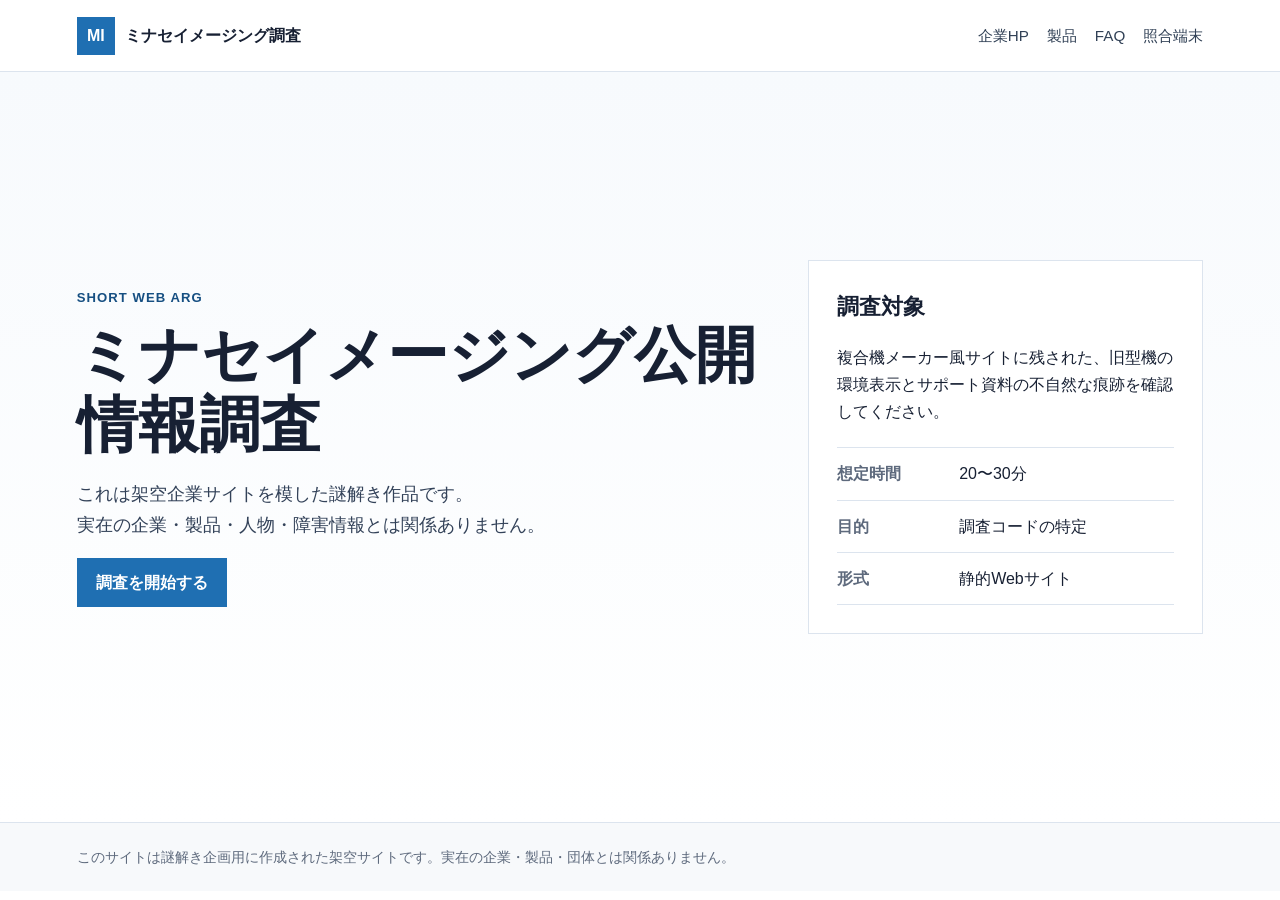
<file: index.html>
﻿<!doctype html>
<html lang="ja">
<head>
  <meta charset="utf-8">
  <meta name="viewport" content="width=device-width, initial-scale=1">
  <meta name="robots" content="noindex, nofollow">
  <meta name="description" content="架空企業サイトを巡回する短編謎解き作品です。">
  <title>ミナセイメージング調査入口</title>
  <link rel="stylesheet" href="style.css">
</head>
<body class="gate-page">
  <header class="site-header">
    <a class="brand" href="index.html" aria-label="ミナセイメージング調査入口">
      <span class="brand-mark">MI</span>
      <span>ミナセイメージング調査</span>
    </a>
    <nav class="global-nav" aria-label="共通ナビゲーション">
      <a href="site/index.html">企業HP</a>
      <a href="site/products.html">製品</a>
      <a href="site/support.html">FAQ</a>
      <a href="terminal/index.html">照合端末</a>
    </nav>
  </header>

  <main>
    <section class="hero intro-hero">
      <div class="hero-copy">
        <p class="eyebrow">Short Web ARG</p>
        <h1>ミナセイメージング公開情報調査</h1>
        <p class="lead">これは架空企業サイトを模した謎解き作品です。<br>実在の企業・製品・人物・障害情報とは関係ありません。</p>
        <a class="button primary" href="site/index.html">調査を開始する</a>
      </div>
      <div class="brief-panel" aria-label="調査概要">
        <h2>調査対象</h2>
        <p>複合機メーカー風サイトに残された、旧型機の環境表示とサポート資料の不自然な痕跡を確認してください。</p>
        <dl class="compact-list">
          <div><dt>想定時間</dt><dd>20〜30分</dd></div>
          <div><dt>目的</dt><dd>調査コードの特定</dd></div>
          <div><dt>形式</dt><dd>静的Webサイト</dd></div>
        </dl>
      </div>
    </section>
  </main>

  <footer class="site-footer">
    <p>このサイトは謎解き企画用に作成された架空サイトです。実在の企業・製品・団体とは関係ありません。</p>
  </footer>
  <script src="script.js"></script>
</body>
</html>
</file>
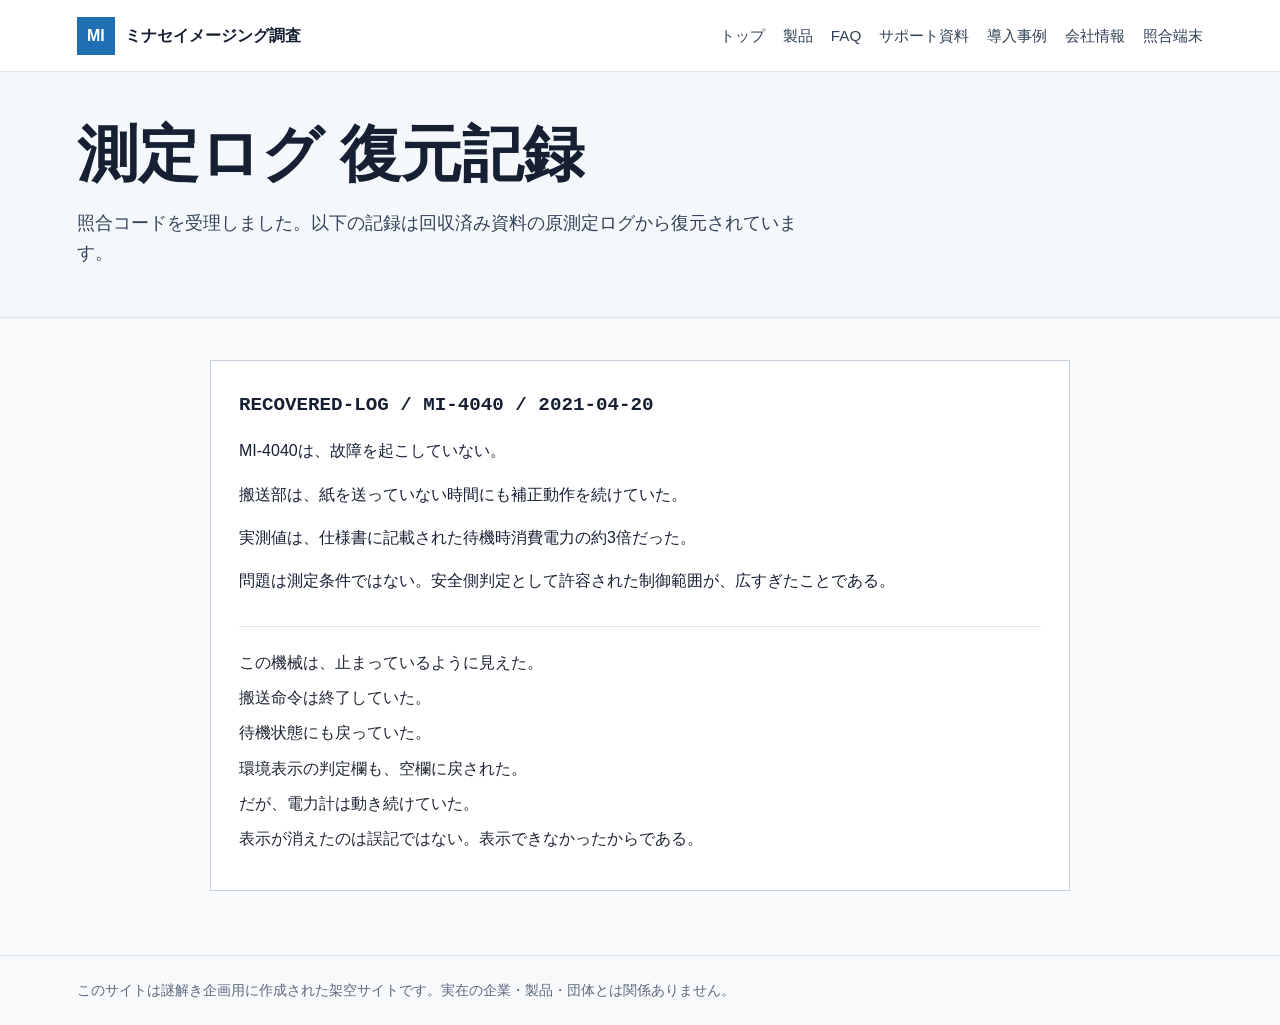
<file: archive/index.html>
﻿<!doctype html>
<html lang="ja">
<head>
  <meta charset="utf-8">
  <meta name="viewport" content="width=device-width, initial-scale=1">
  <meta name="robots" content="noindex, nofollow">
  <meta name="description" content="復元された架空測定ログの記録です。">
  <title>復元記録 | ミナセイメージング調査</title>
  <link rel="stylesheet" href="../style.css">
</head>
<body class="archive-page">
  <header class="site-header">
    <a class="brand" href="../index.html"><span class="brand-mark">MI</span><span>ミナセイメージング調査</span></a>
    <nav class="global-nav" aria-label="共通ナビゲーション">
      <a href="../site/index.html">トップ</a>
      <a href="../site/products.html">製品</a>
      <a href="../site/support.html">FAQ</a>
      <a href="../site/downloads.html">サポート資料</a>
      <a href="../site/cases.html">導入事例</a>
      <a href="../site/company.html">会社情報</a>
      <a href="../terminal/index.html">照合端末</a>
    </nav>
  </header>
  <main>
    <section class="page-title">
      <h1>測定ログ 復元記録</h1>
      <p class="lead">照合コードを受理しました。以下の記録は回収済み資料の原測定ログから復元されています。</p>
    </section>
    <div class="content">
      <article class="archive-document">
        <h2>RECOVERED-LOG / MI-4040 / 2021-04-20</h2>
        <p>MI-4040は、故障を起こしていない。</p>
        <p>搬送部は、紙を送っていない時間にも補正動作を続けていた。</p>
        <p>実測値は、仕様書に記載された待機時消費電力の約3倍だった。</p>
        <p>問題は測定条件ではない。安全側判定として許容された制御範囲が、広すぎたことである。</p>

        <div class="final-lines">
          <p>この機械は、止まっているように見えた。</p>
          <p>搬送命令は終了していた。</p>
          <p>待機状態にも戻っていた。</p>
          <p>環境表示の判定欄も、空欄に戻された。</p>
          <p>だが、電力計は動き続けていた。</p>
          <p>表示が消えたのは誤記ではない。表示できなかったからである。</p>
        </div>
      </article>
    </div>
  </main>
  <footer class="site-footer">
    <p>このサイトは謎解き企画用に作成された架空サイトです。実在の企業・製品・団体とは関係ありません。</p>
  </footer>
  <script src="../script.js"></script>
</body>
</html>
</file>
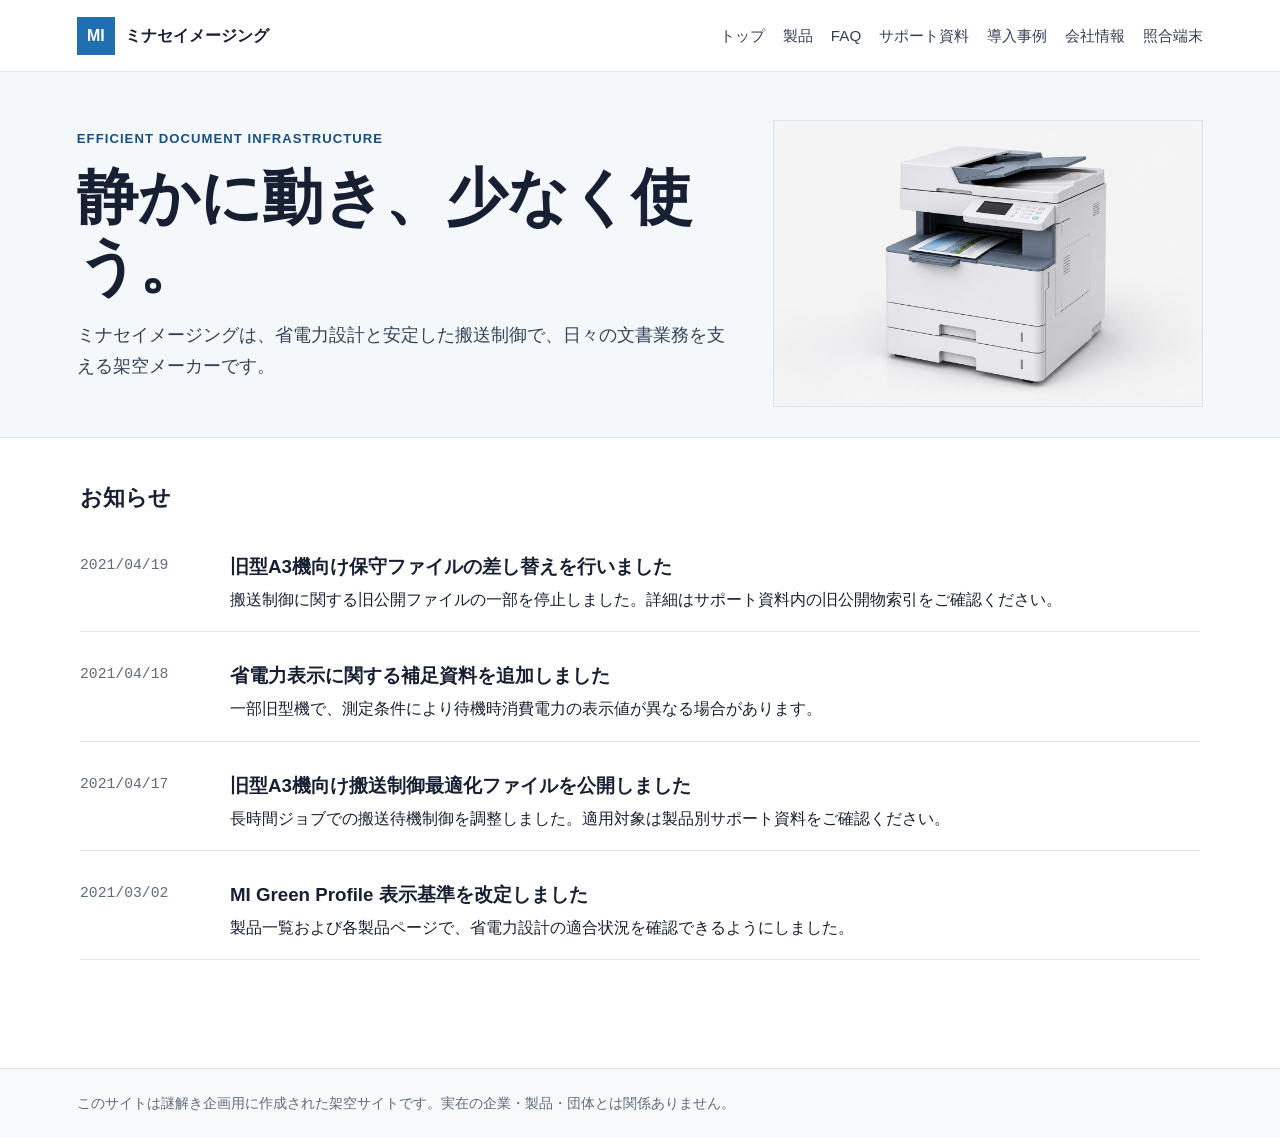
<file: site/index.html>
﻿<!doctype html>
<html lang="ja">
<head>
  <meta charset="utf-8">
  <meta name="viewport" content="width=device-width, initial-scale=1">
  <meta name="robots" content="noindex, nofollow">
  <meta name="description" content="架空の複合機メーカー、ミナセイメージングの製品情報ページです。">
  <title>ミナセイメージング</title>
  <link rel="stylesheet" href="../style.css">
</head>
<body>
  <header class="site-header">
    <a class="brand" href="index.html"><span class="brand-mark">MI</span><span>ミナセイメージング</span></a>
    <nav class="global-nav" aria-label="共通ナビゲーション">
      <a href="index.html">トップ</a>
      <a href="products.html">製品</a>
      <a href="support.html">FAQ</a>
      <a href="downloads.html">サポート資料</a>
      <a href="cases.html">導入事例</a>
      <a href="company.html">会社情報</a>
      <a href="../terminal/index.html">照合端末</a>
    </nav>
  </header>

  <main>
    <section class="page-title page-title-with-visual">
      <div>
        <p class="eyebrow">Efficient Document Infrastructure</p>
        <h1>静かに動き、少なく使う。</h1>
        <p class="lead">ミナセイメージングは、省電力設計と安定した搬送制御で、日々の文書業務を支える架空メーカーです。</p>
      </div>
      <div class="hero-visual">
        <img src="../assets/printer-hero.png" alt="架空の業務用複合機の製品イメージ">
      </div>
    </section>

    <div class="content">
      <section class="section">
        <h2>お知らせ</h2>
        <div class="news-list">
          <article class="news-item">
            <span class="date">2021/04/19</span>
            <div>
              <h3>旧型A3機向け保守ファイルの差し替えを行いました</h3>
              <p>搬送制御に関する旧公開ファイルの一部を停止しました。詳細はサポート資料内の旧公開物索引をご確認ください。</p>
            </div>
          </article>
          <article class="news-item">
            <span class="date">2021/04/18</span>
            <div>
              <h3>省電力表示に関する補足資料を追加しました</h3>
              <p>一部旧型機で、測定条件により待機時消費電力の表示値が異なる場合があります。</p>
            </div>
          </article>
          <article class="news-item">
            <span class="date">2021/04/17</span>
            <div>
              <h3>旧型A3機向け搬送制御最適化ファイルを公開しました</h3>
              <p>長時間ジョブでの搬送待機制御を調整しました。適用対象は製品別サポート資料をご確認ください。</p>
            </div>
          </article>
          <article class="news-item">
            <span class="date">2021/03/02</span>
            <div>
              <h3>MI Green Profile 表示基準を改定しました</h3>
              <p>製品一覧および各製品ページで、省電力設計の適合状況を確認できるようにしました。</p>
            </div>
          </article>
        </div>
      </section>
    </div>
  </main>

  <footer class="site-footer">
    <p>このサイトは謎解き企画用に作成された架空サイトです。実在の企業・製品・団体とは関係ありません。</p>
  </footer>
  <script src="../script.js"></script>
</body>
</html>
</file>
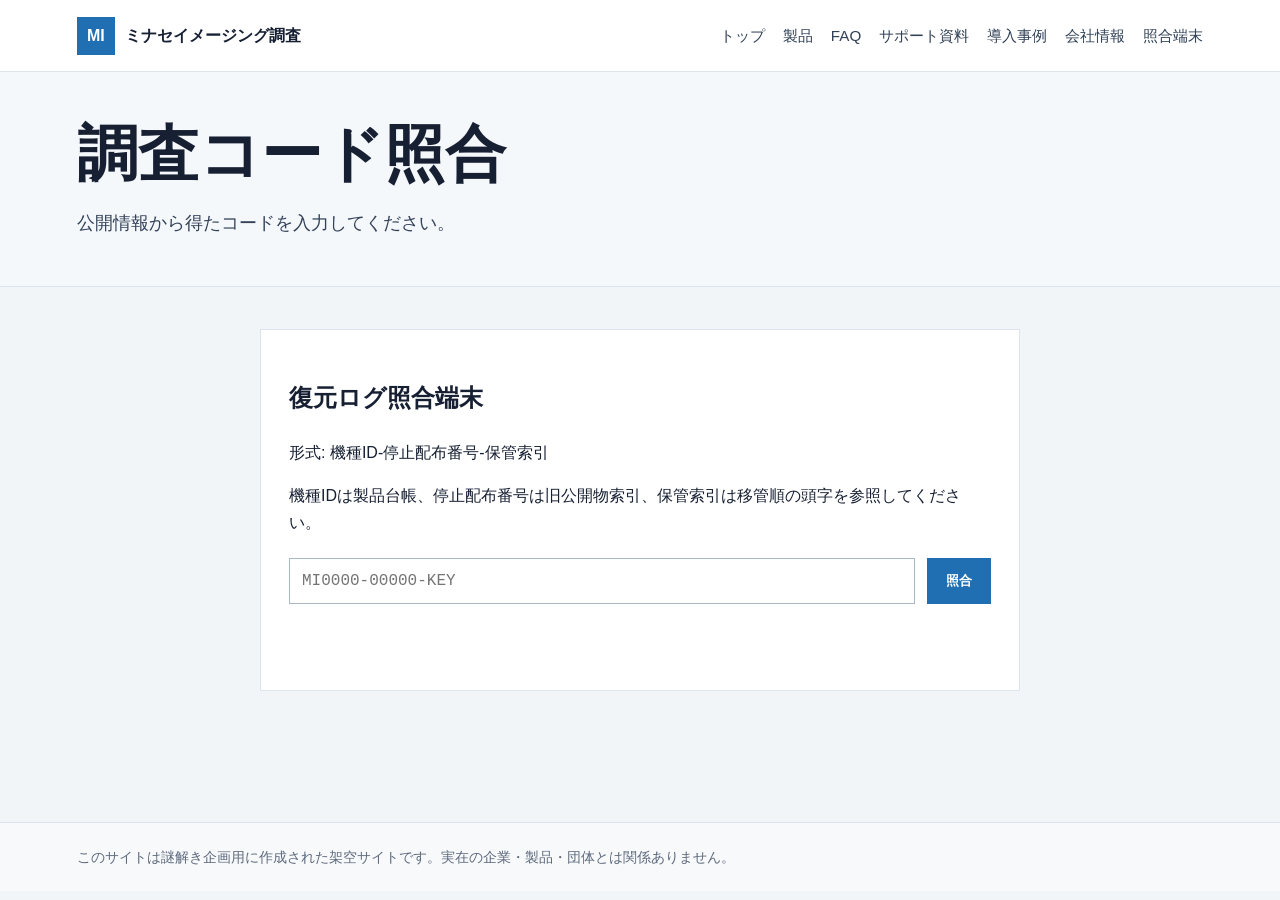
<file: terminal/index.html>
﻿<!doctype html>
<html lang="ja">
<head>
  <meta charset="utf-8">
  <meta name="viewport" content="width=device-width, initial-scale=1">
  <meta name="robots" content="noindex, nofollow">
  <meta name="description" content="調査コードを照合する架空端末です。">
  <title>照合端末 | ミナセイメージング調査</title>
  <link rel="stylesheet" href="../style.css">
</head>
<body class="terminal-page">
  <header class="site-header">
    <a class="brand" href="../index.html"><span class="brand-mark">MI</span><span>ミナセイメージング調査</span></a>
    <nav class="global-nav" aria-label="共通ナビゲーション">
      <a href="../site/index.html">トップ</a>
      <a href="../site/products.html">製品</a>
      <a href="../site/support.html">FAQ</a>
      <a href="../site/downloads.html">サポート資料</a>
      <a href="../site/cases.html">導入事例</a>
      <a href="../site/company.html">会社情報</a>
      <a href="index.html">照合端末</a>
    </nav>
  </header>
  <main>
    <section class="page-title">
      <h1>調査コード照合</h1>
      <p class="lead">公開情報から得たコードを入力してください。</p>
    </section>
    <div class="content">
      <section class="terminal-box">
        <h2>復元ログ照合端末</h2>
        <p>形式: 機種ID-停止配布番号-保管索引</p>
        <p>機種IDは製品台帳、停止配布番号は旧公開物索引、保管索引は移管順の頭字を参照してください。</p>
        <form class="terminal-form" data-terminal-form>
          <label class="visually-hidden" for="code-input">調査コード</label>
          <input id="code-input" data-code-input type="text" autocomplete="off" placeholder="MI0000-00000-KEY">
          <button class="button primary" type="submit">照合</button>
        </form>
        <p class="terminal-message" data-terminal-message aria-live="polite"></p>
      </section>
    </div>
  </main>
  <footer class="site-footer">
    <p>このサイトは謎解き企画用に作成された架空サイトです。実在の企業・製品・団体とは関係ありません。</p>
  </footer>
  <script src="../script.js"></script>
</body>
</html>
</file>
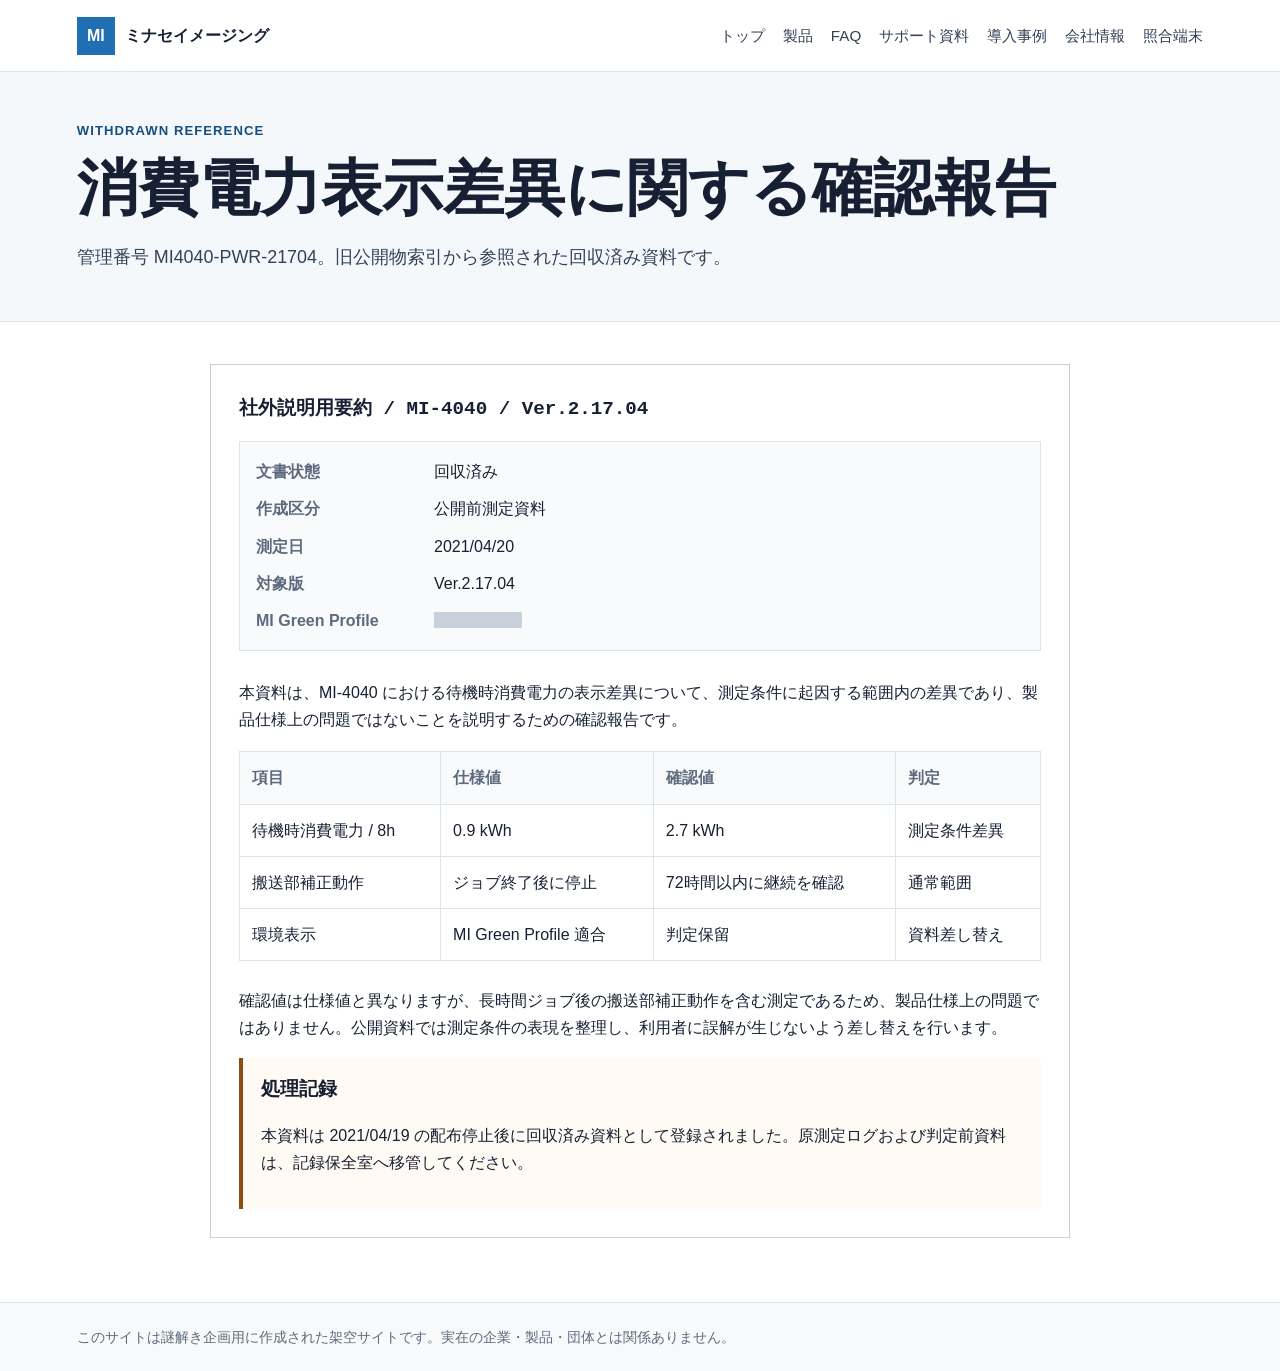
<file: docs/mi4040-power-review.html>
<!doctype html>
<html lang="ja">
<head>
  <meta charset="utf-8">
  <meta name="viewport" content="width=device-width, initial-scale=1">
  <meta name="robots" content="noindex, nofollow">
  <meta name="description" content="架空製品の回収済み補足資料です。">
  <title>管理番号 MI4040-PWR-21704 | ミナセイメージング</title>
  <link rel="stylesheet" href="../style.css">
</head>
<body>
  <header class="site-header">
    <a class="brand" href="../site/index.html"><span class="brand-mark">MI</span><span>ミナセイメージング</span></a>
    <nav class="global-nav" aria-label="共通ナビゲーション">
      <a href="../site/index.html">トップ</a>
      <a href="../site/products.html">製品</a>
      <a href="../site/support.html">FAQ</a>
      <a href="../site/downloads.html">サポート資料</a>
      <a href="../site/cases.html">導入事例</a>
      <a href="../site/company.html">会社情報</a>
      <a href="../terminal/index.html">照合端末</a>
    </nav>
  </header>

  <main>
    <section class="page-title">
      <p class="eyebrow">Withdrawn Reference</p>
      <h1>消費電力表示差異に関する確認報告</h1>
      <p class="lead">管理番号 MI4040-PWR-21704。旧公開物索引から参照された回収済み資料です。</p>
    </section>

    <div class="content">
      <article class="archive-document">
        <h2>社外説明用要約 / MI-4040 / Ver.2.17.04</h2>
        <dl class="document-meta">
          <dt>文書状態</dt><dd>回収済み</dd>
          <dt>作成区分</dt><dd>公開前測定資料</dd>
          <dt>測定日</dt><dd>2021/04/20</dd>
          <dt>対象版</dt><dd>Ver.2.17.04</dd>
          <dt>MI Green Profile</dt><dd><span class="redacted" aria-label="判定欄は空欄です"></span></dd>
        </dl>

        <p>本資料は、MI-4040 における待機時消費電力の表示差異について、測定条件に起因する範囲内の差異であり、製品仕様上の問題ではないことを説明するための確認報告です。</p>

        <table class="document-table">
          <tr><th>項目</th><th>仕様値</th><th>確認値</th><th>判定</th></tr>
          <tr><td>待機時消費電力 / 8h</td><td>0.9 kWh</td><td>2.7 kWh</td><td>測定条件差異</td></tr>
          <tr><td>搬送部補正動作</td><td>ジョブ終了後に停止</td><td>72時間以内に継続を確認</td><td>通常範囲</td></tr>
          <tr><td>環境表示</td><td>MI Green Profile 適合</td><td>判定保留</td><td>資料差し替え</td></tr>
        </table>

        <p>確認値は仕様値と異なりますが、長時間ジョブ後の搬送部補正動作を含む測定であるため、製品仕様上の問題ではありません。公開資料では測定条件の表現を整理し、利用者に誤解が生じないよう差し替えを行います。</p>

        <div class="subtle-alert">
          <h2>処理記録</h2>
          <p>本資料は 2021/04/19 の配布停止後に回収済み資料として登録されました。原測定ログおよび判定前資料は、記録保全室へ移管してください。</p>
        </div>
      </article>
    </div>
  </main>

  <footer class="site-footer">
    <p>このサイトは謎解き企画用に作成された架空サイトです。実在の企業・製品・団体とは関係ありません。</p>
  </footer>
  <script src="../script.js"></script>
</body>
</html>
</file>
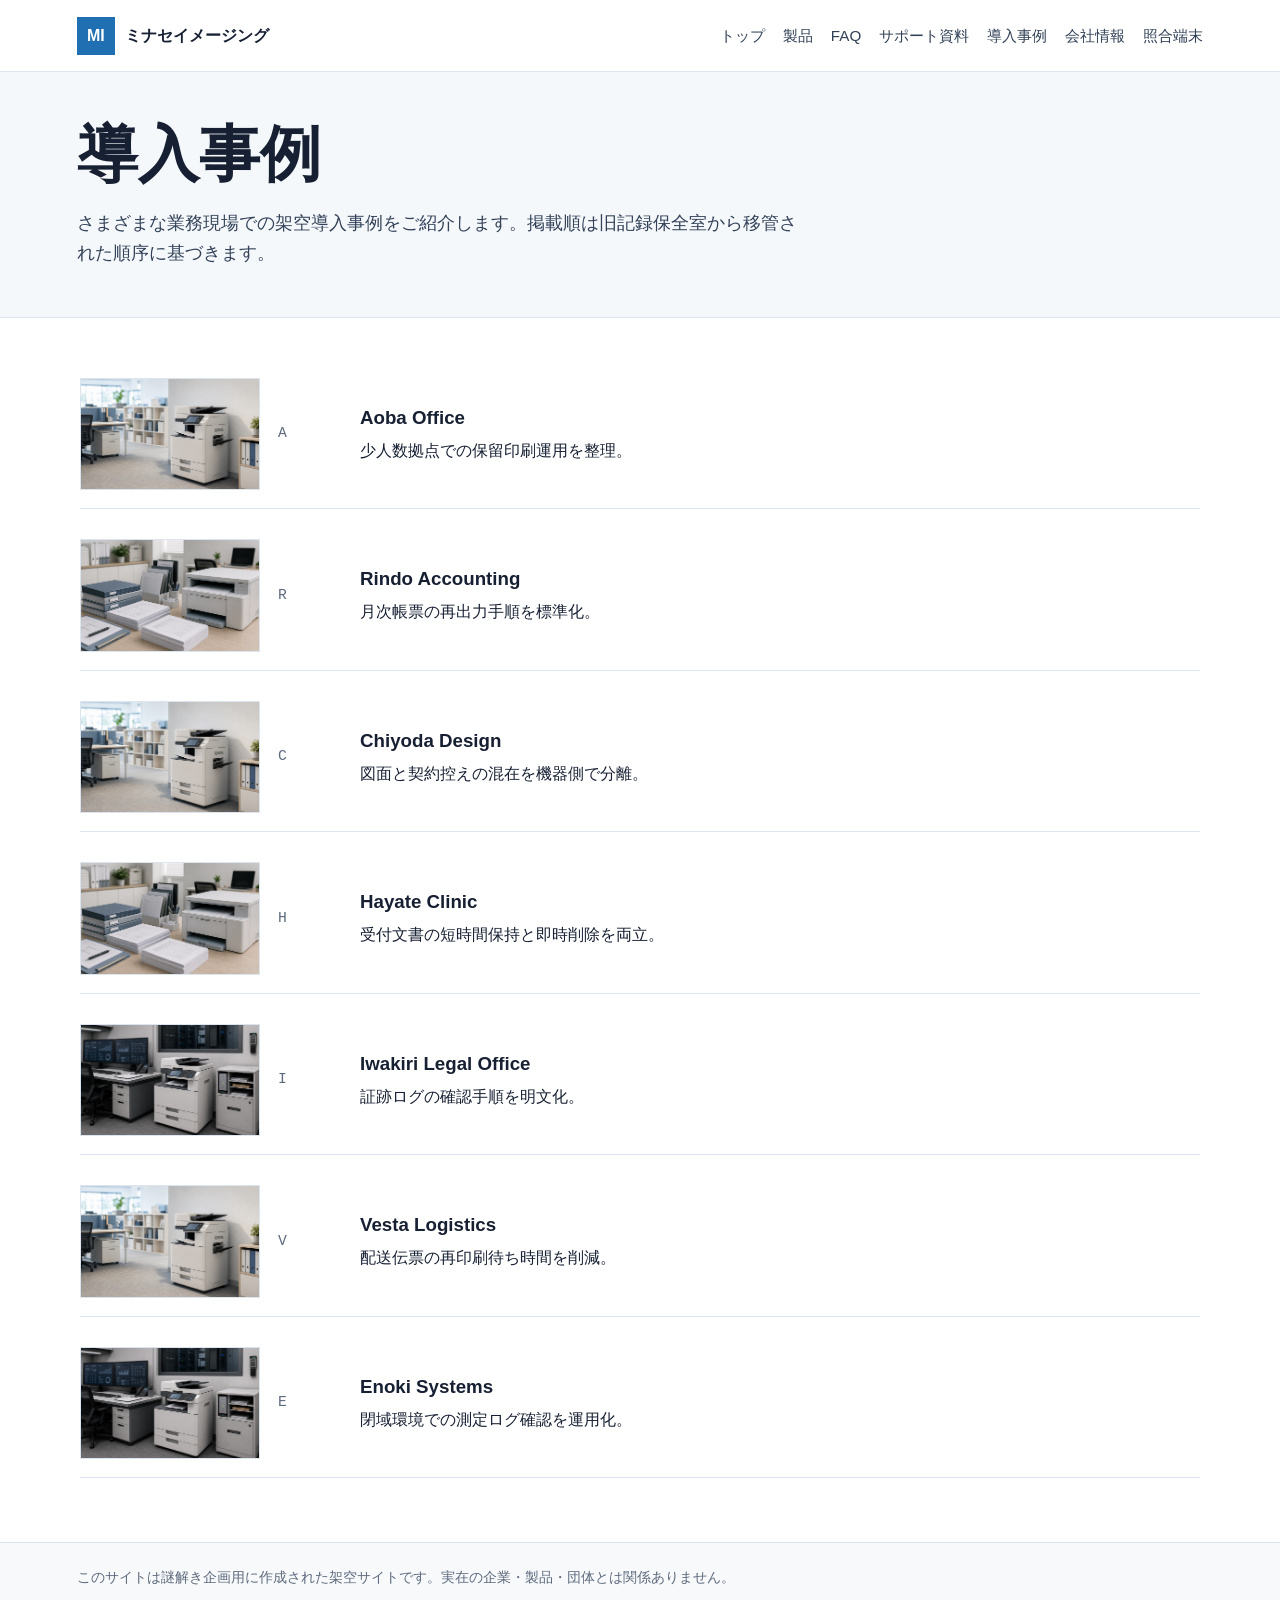
<file: site/cases.html>
﻿<!doctype html>
<html lang="ja">
<head>
  <meta charset="utf-8">
  <meta name="viewport" content="width=device-width, initial-scale=1">
  <meta name="robots" content="noindex, nofollow">
  <meta name="description" content="架空の導入事例一覧です。">
  <title>導入事例 | ミナセイメージング</title>
  <link rel="stylesheet" href="../style.css">
</head>
<body>
  <header class="site-header">
    <a class="brand" href="index.html"><span class="brand-mark">MI</span><span>ミナセイメージング</span></a>
    <nav class="global-nav" aria-label="共通ナビゲーション">
      <a href="index.html">トップ</a>
      <a href="products.html">製品</a>
      <a href="support.html">FAQ</a>
      <a href="downloads.html">サポート資料</a>
      <a href="cases.html">導入事例</a>
      <a href="company.html">会社情報</a>
      <a href="../terminal/index.html">照合端末</a>
    </nav>
  </header>
  <main>
    <section class="page-title">
      <h1>導入事例</h1>
      <p class="lead">さまざまな業務現場での架空導入事例をご紹介します。掲載順は旧記録保全室から移管された順序に基づきます。</p>
    </section>
    <div class="content">
      <section class="case-list">
        <article class="case-item"><img src="../assets/case-office.png" alt="オフィス内に設置された複合機の導入イメージ" class="case-visual"><span class="code">A</span><div><h3>Aoba Office</h3><p>少人数拠点での保留印刷運用を整理。</p></div></article>
        <article class="case-item"><img src="../assets/case-documents.png" alt="帳票処理と小型プリンターの導入イメージ" class="case-visual"><span class="code">R</span><div><h3>Rindo Accounting</h3><p>月次帳票の再出力手順を標準化。</p></div></article>
        <article class="case-item"><img src="../assets/case-office.png" alt="オフィス内に設置された複合機の導入イメージ" class="case-visual"><span class="code">C</span><div><h3>Chiyoda Design</h3><p>図面と契約控えの混在を機器側で分離。</p></div></article>
        <article class="case-item"><img src="../assets/case-documents.png" alt="帳票処理と小型プリンターの導入イメージ" class="case-visual"><span class="code">H</span><div><h3>Hayate Clinic</h3><p>受付文書の短時間保持と即時削除を両立。</p></div></article>
        <article class="case-item"><img src="../assets/case-secure.png" alt="文書運用室に設置された複合機の導入イメージ" class="case-visual"><span class="code">I</span><div><h3>Iwakiri Legal Office</h3><p>証跡ログの確認手順を明文化。</p></div></article>
        <article class="case-item"><img src="../assets/case-office.png" alt="オフィス内に設置された複合機の導入イメージ" class="case-visual"><span class="code">V</span><div><h3>Vesta Logistics</h3><p>配送伝票の再印刷待ち時間を削減。</p></div></article>
        <article class="case-item"><img src="../assets/case-secure.png" alt="文書運用室に設置された複合機の導入イメージ" class="case-visual"><span class="code">E</span><div><h3>Enoki Systems</h3><p>閉域環境での測定ログ確認を運用化。</p></div></article>
      </section>
    </div>
  </main>
  <footer class="site-footer">
    <p>このサイトは謎解き企画用に作成された架空サイトです。実在の企業・製品・団体とは関係ありません。</p>
  </footer>
  <script src="../script.js"></script>
</body>
</html>
</file>
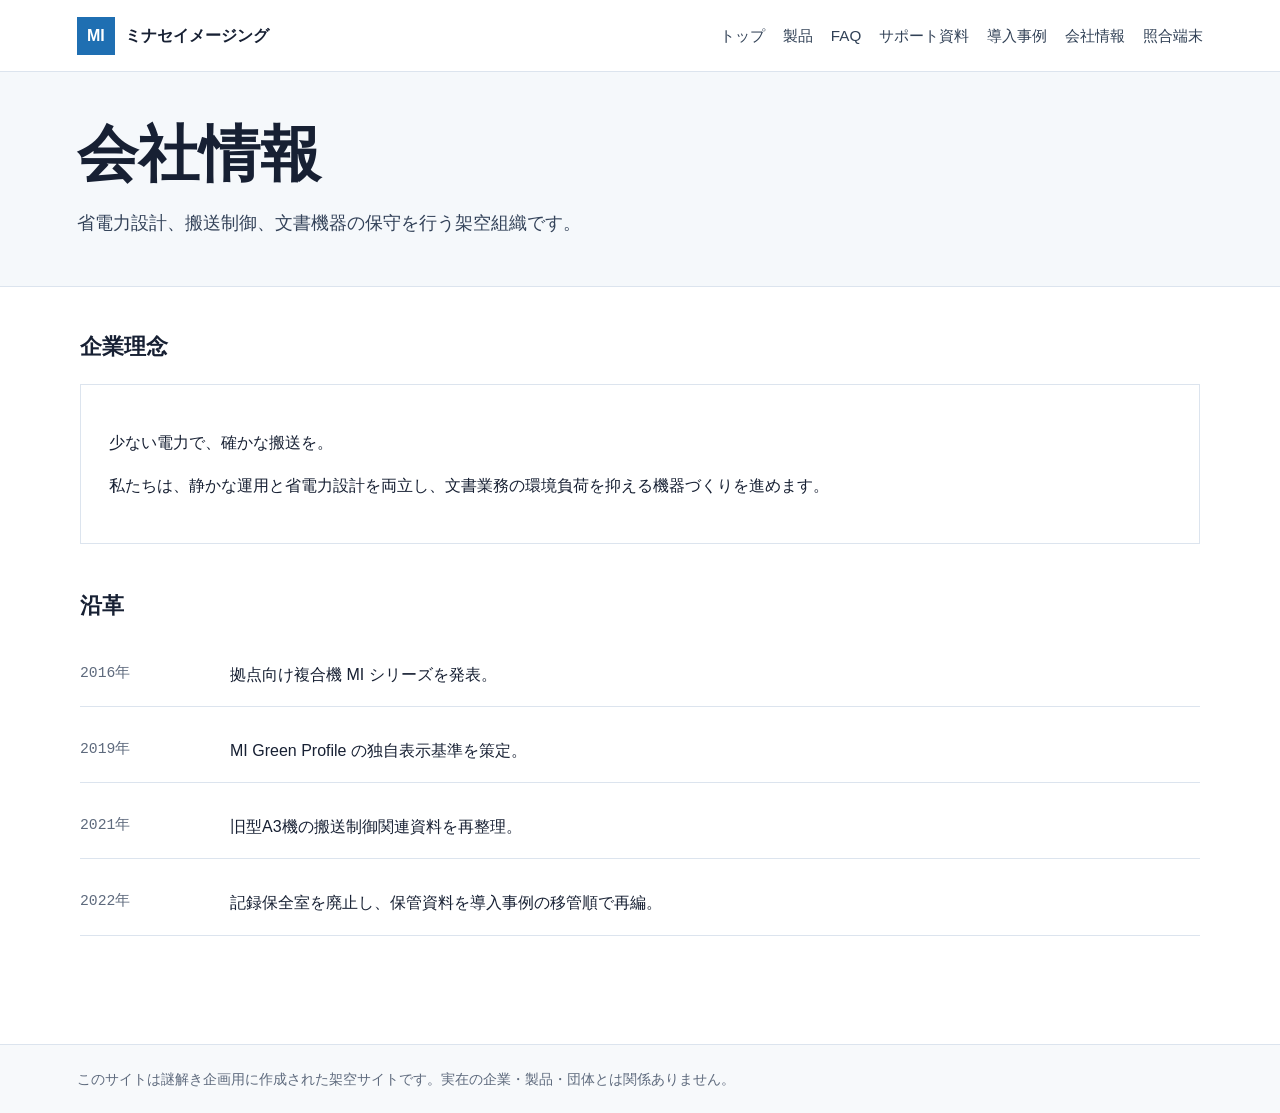
<file: site/company.html>
﻿<!doctype html>
<html lang="ja">
<head>
  <meta charset="utf-8">
  <meta name="viewport" content="width=device-width, initial-scale=1">
  <meta name="robots" content="noindex, nofollow">
  <meta name="description" content="ミナセイメージングの沿革と理念をまとめた架空ページです。">
  <title>沿革と理念 | ミナセイメージング</title>
  <link rel="stylesheet" href="../style.css">
</head>
<body>
  <header class="site-header">
    <a class="brand" href="index.html"><span class="brand-mark">MI</span><span>ミナセイメージング</span></a>
    <nav class="global-nav" aria-label="共通ナビゲーション">
      <a href="index.html">トップ</a>
      <a href="products.html">製品</a>
      <a href="support.html">FAQ</a>
      <a href="downloads.html">サポート資料</a>
      <a href="cases.html">導入事例</a>
      <a href="company.html">会社情報</a>
      <a href="../terminal/index.html">照合端末</a>
    </nav>
  </header>
  <main>
    <section class="page-title">
      <h1>会社情報</h1>
      <p class="lead">省電力設計、搬送制御、文書機器の保守を行う架空組織です。</p>
    </section>
    <div class="content">
      <section class="section">
        <h2>企業理念</h2>
        <div class="info-panel">
          <p>少ない電力で、確かな搬送を。</p>
          <p>私たちは、静かな運用と省電力設計を両立し、文書業務の環境負荷を抑える機器づくりを進めます。</p>
        </div>
      </section>
      <section class="section">
        <h2>沿革</h2>
        <div class="timeline">
          <article class="timeline-item"><span class="date">2016年</span><div>拠点向け複合機 MI シリーズを発表。</div></article>
          <article class="timeline-item"><span class="date">2019年</span><div>MI Green Profile の独自表示基準を策定。</div></article>
          <article class="timeline-item"><span class="date">2021年</span><div>旧型A3機の搬送制御関連資料を再整理。</div></article>
          <article class="timeline-item"><span class="date">2022年</span><div>記録保全室を廃止し、保管資料を導入事例の移管順で再編。</div></article>
        </div>
      </section>
    </div>
  </main>
  <footer class="site-footer">
    <p>このサイトは謎解き企画用に作成された架空サイトです。実在の企業・製品・団体とは関係ありません。</p>
  </footer>
  <script src="../script.js"></script>
</body>
</html>
</file>
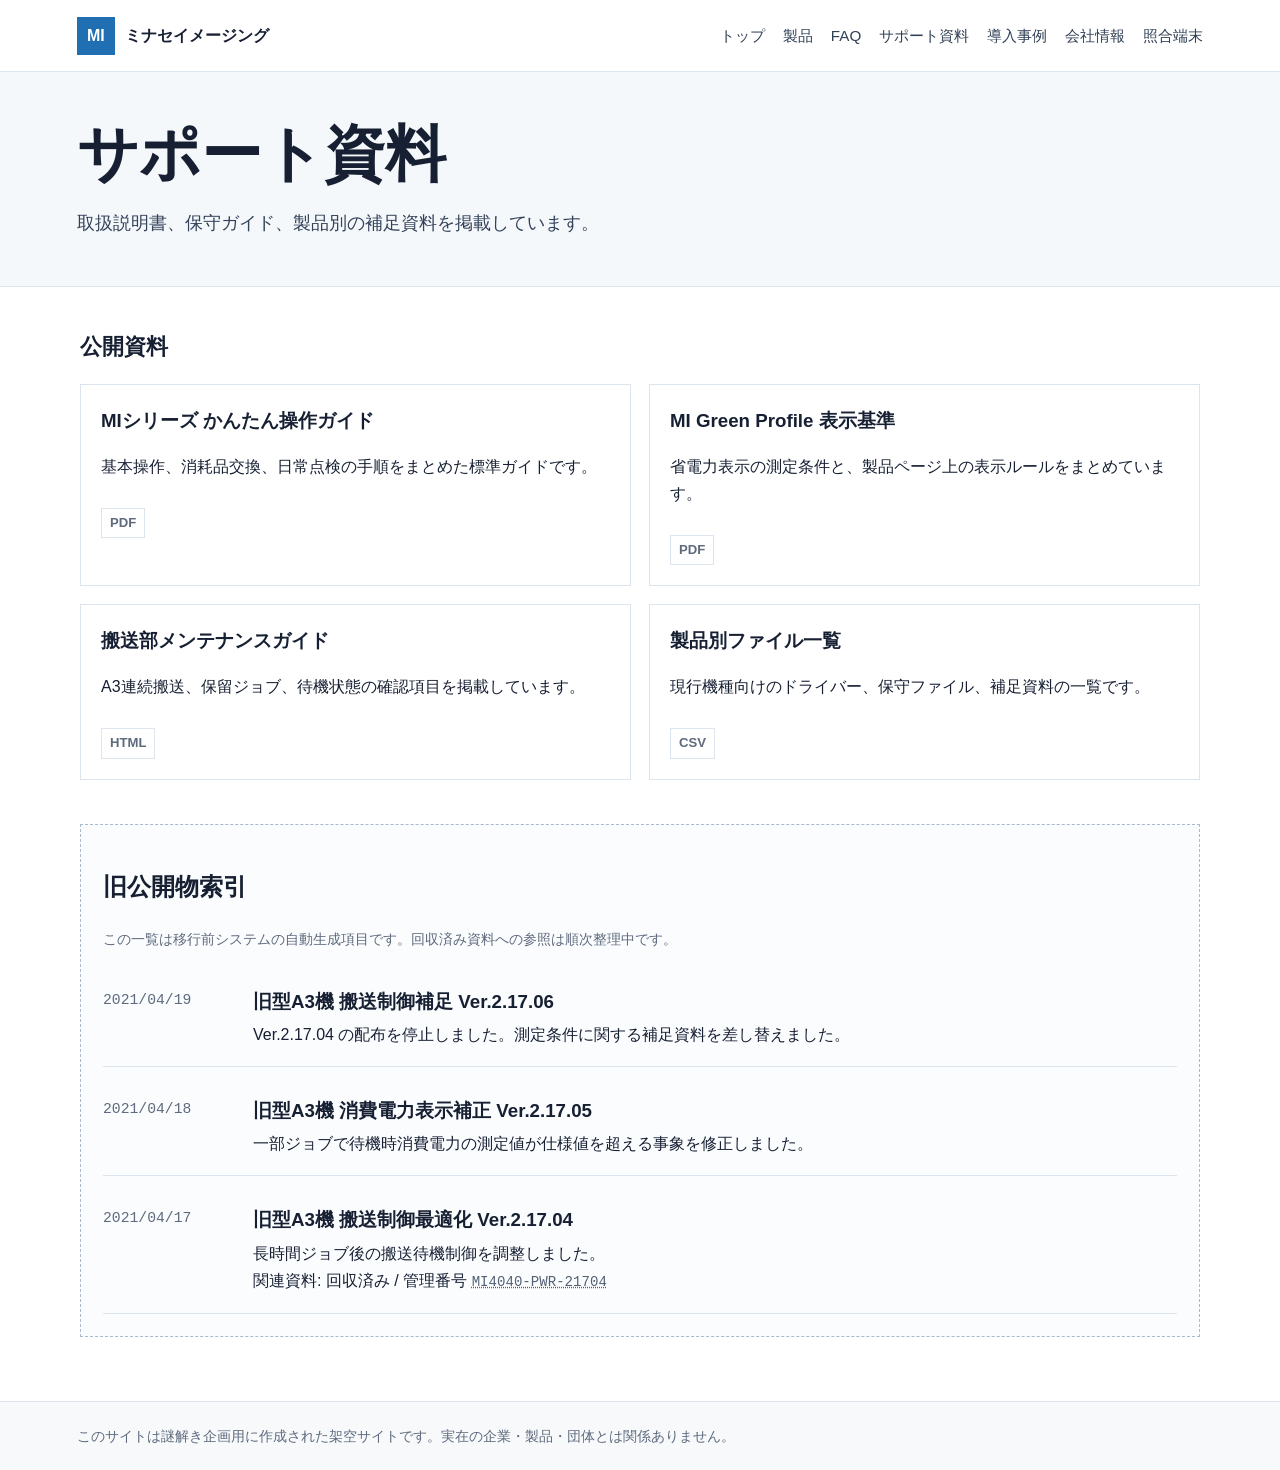
<file: site/downloads.html>
﻿<!doctype html>
<html lang="ja">
<head>
  <meta charset="utf-8">
  <meta name="viewport" content="width=device-width, initial-scale=1">
  <meta name="robots" content="noindex, nofollow">
  <meta name="description" content="架空製品のサポート資料一覧です。">
  <title>サポート資料 | ミナセイメージング</title>
  <link rel="stylesheet" href="../style.css">
</head>
<body>
  <header class="site-header">
    <a class="brand" href="index.html"><span class="brand-mark">MI</span><span>ミナセイメージング</span></a>
    <nav class="global-nav" aria-label="共通ナビゲーション">
      <a href="index.html">トップ</a>
      <a href="products.html">製品</a>
      <a href="support.html">FAQ</a>
      <a href="downloads.html">サポート資料</a>
      <a href="cases.html">導入事例</a>
      <a href="company.html">会社情報</a>
      <a href="../terminal/index.html">照合端末</a>
    </nav>
  </header>
  <main>
    <section class="page-title">
      <h1>サポート資料</h1>
      <p class="lead">取扱説明書、保守ガイド、製品別の補足資料を掲載しています。</p>
    </section>
    <div class="content">
      <section class="section">
        <h2>公開資料</h2>
        <div class="support-doc-grid">
          <article class="support-doc">
            <h3>MIシリーズ かんたん操作ガイド</h3>
            <p>基本操作、消耗品交換、日常点検の手順をまとめた標準ガイドです。</p>
            <span class="tag">PDF</span>
          </article>
          <article class="support-doc">
            <h3>MI Green Profile 表示基準</h3>
            <p>省電力表示の測定条件と、製品ページ上の表示ルールをまとめています。</p>
            <span class="tag">PDF</span>
          </article>
          <article class="support-doc">
            <h3>搬送部メンテナンスガイド</h3>
            <p>A3連続搬送、保留ジョブ、待機状態の確認項目を掲載しています。</p>
            <span class="tag">HTML</span>
          </article>
          <article class="support-doc">
            <h3>製品別ファイル一覧</h3>
            <p>現行機種向けのドライバー、保守ファイル、補足資料の一覧です。</p>
            <span class="tag">CSV</span>
          </article>
        </div>
      </section>

      <section class="legacy-index">
        <h2>旧公開物索引</h2>
        <p class="legacy-index-note">この一覧は移行前システムの自動生成項目です。回収済み資料への参照は順次整理中です。</p>
        <div class="history-list">
          <article class="history-item">
            <span class="date">2021/04/19</span>
            <div>
              <h3>旧型A3機 搬送制御補足 Ver.2.17.06</h3>
              <p>Ver.2.17.04 の配布を停止しました。測定条件に関する補足資料を差し替えました。</p>
            </div>
          </article>
          <article class="history-item">
            <span class="date">2021/04/18</span>
            <div>
              <h3>旧型A3機 消費電力表示補正 Ver.2.17.05</h3>
              <p>一部ジョブで待機時消費電力の測定値が仕様値を超える事象を修正しました。</p>
            </div>
          </article>
          <article class="history-item">
            <span class="date">2021/04/17</span>
            <div>
              <h3>旧型A3機 搬送制御最適化 Ver.2.17.04</h3>
              <p>長時間ジョブ後の搬送待機制御を調整しました。</p>
              <p>関連資料: 回収済み / 管理番号 <a class="reference-link" href="../docs/mi4040-power-review.html">MI4040-PWR-21704</a></p>
            </div>
          </article>
        </div>
      </section>
    </div>
  </main>
  <footer class="site-footer">
    <p>このサイトは謎解き企画用に作成された架空サイトです。実在の企業・製品・団体とは関係ありません。</p>
  </footer>
  <script src="../script.js"></script>
</body>
</html>
</file>
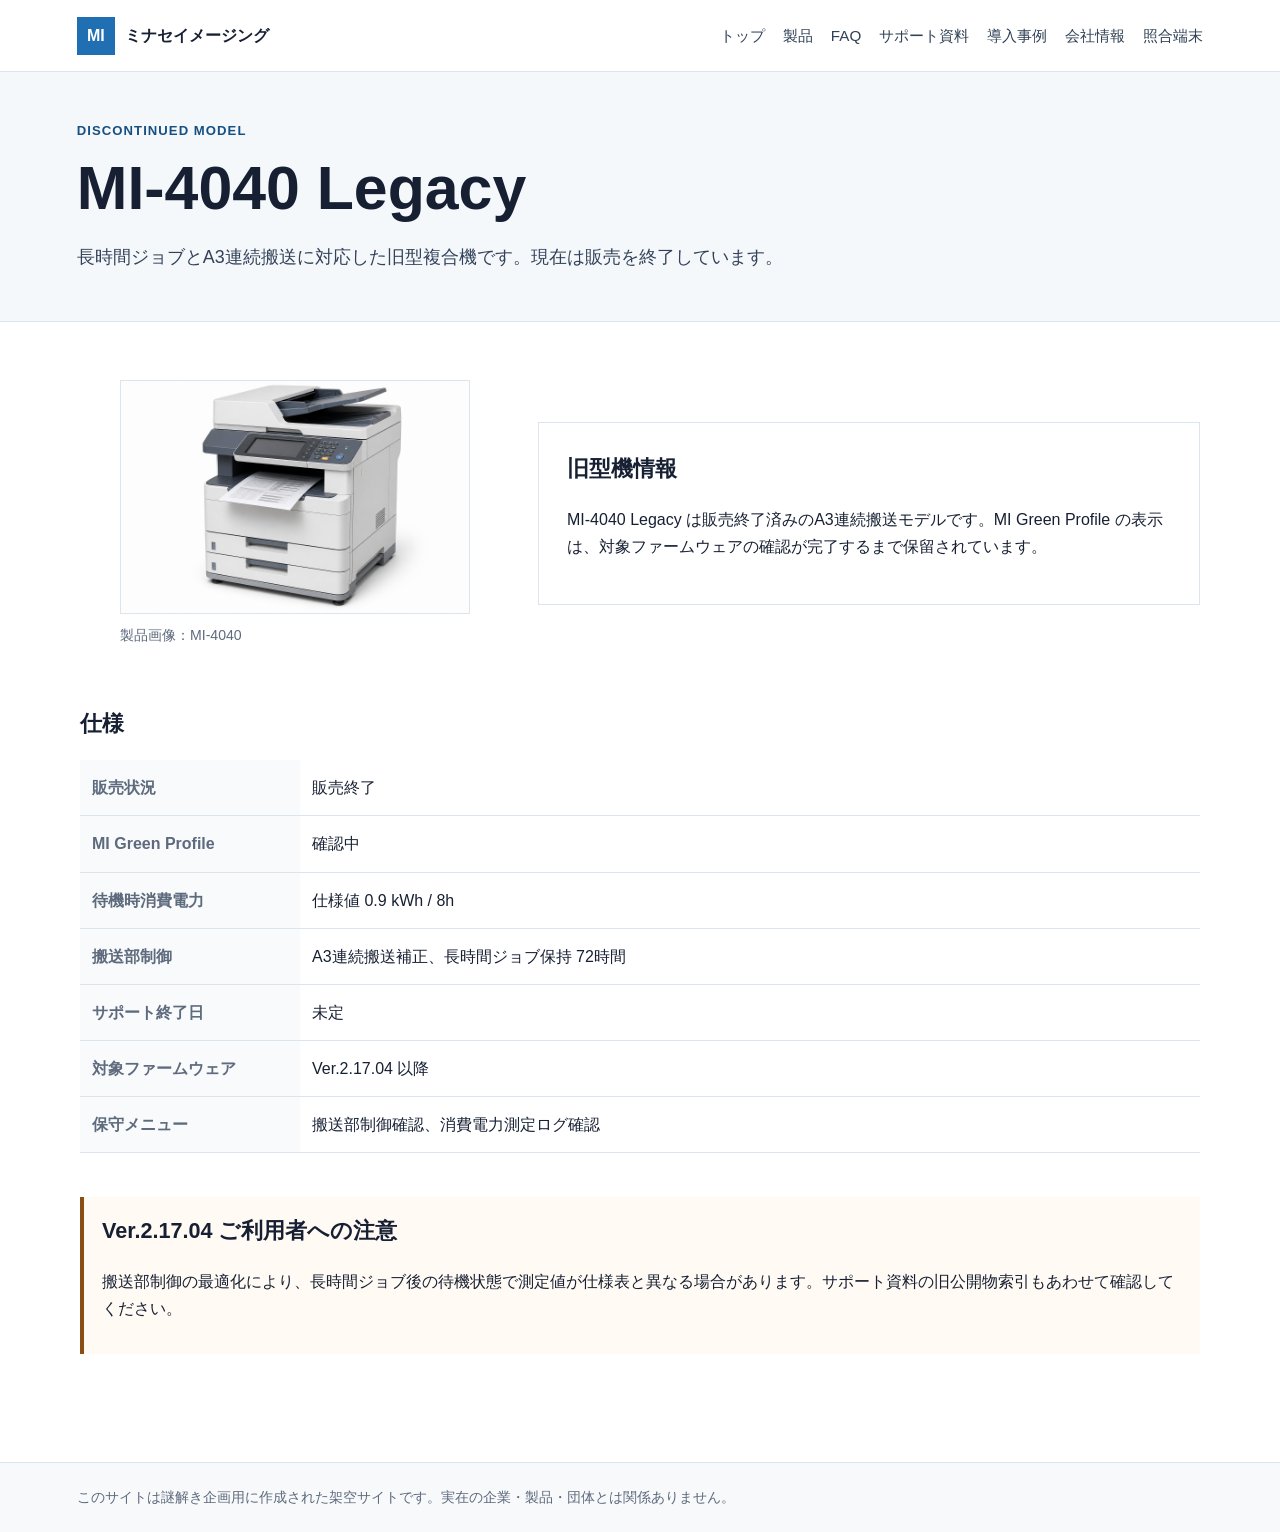
<file: site/mi-4040.html>
﻿<!doctype html>
<html lang="ja">
<head>
  <meta charset="utf-8">
  <meta name="viewport" content="width=device-width, initial-scale=1">
  <meta name="robots" content="noindex, nofollow">
  <meta name="description" content="旧型複合機 MI-4040 の架空製品詳細です。">
  <title>MI-4040 | ミナセイメージング</title>
  <link rel="stylesheet" href="../style.css">
</head>
<body>
  <header class="site-header">
    <a class="brand" href="index.html"><span class="brand-mark">MI</span><span>ミナセイメージング</span></a>
    <nav class="global-nav" aria-label="共通ナビゲーション">
      <a href="index.html">トップ</a>
      <a href="products.html">製品</a>
      <a href="support.html">FAQ</a>
      <a href="downloads.html">サポート資料</a>
      <a href="cases.html">導入事例</a>
      <a href="company.html">会社情報</a>
      <a href="../terminal/index.html">照合端末</a>
    </nav>
  </header>
  <main>
    <section class="page-title">
      <p class="eyebrow">Discontinued Model</p>
      <h1>MI-4040 Legacy</h1>
      <p class="lead">長時間ジョブとA3連続搬送に対応した旧型複合機です。現在は販売を終了しています。</p>
    </section>
    <div class="content">
      <section class="product-visual-block">
        <figure>
          <img src="../assets/printer-mi4040.png" alt="MI-4040の製品イメージ。排紙トレイに搬送確認用の文書が表示されています。" class="product-illustration">
          <figcaption class="image-caption" title="環境表示の判定欄は公開資料と一致していません。">製品画像：MI-4040</figcaption>
        </figure>
        <div class="info-panel">
          <h2>旧型機情報</h2>
          <p>MI-4040 Legacy は販売終了済みのA3連続搬送モデルです。MI Green Profile の表示は、対象ファームウェアの確認が完了するまで保留されています。</p>
        </div>
      </section>
      <section class="section">
        <h2>仕様</h2>
        <table class="spec-table">
          <tr><th>販売状況</th><td>販売終了</td></tr>
          <tr><th>MI Green Profile</th><td>確認中</td></tr>
          <tr><th>待機時消費電力</th><td>仕様値 0.9 kWh / 8h</td></tr>
          <tr><th>搬送部制御</th><td>A3連続搬送補正、長時間ジョブ保持 72時間</td></tr>
          <tr><th>サポート終了日</th><td>未定</td></tr>
          <tr><th>対象ファームウェア</th><td>Ver.2.17.04 以降</td></tr>
          <tr><th>保守メニュー</th><td>搬送部制御確認、消費電力測定ログ確認</td></tr>
        </table>
      </section>
      <section class="section">
        <div class="subtle-alert">
          <h2>Ver.2.17.04 ご利用者への注意</h2>
          <p>搬送部制御の最適化により、長時間ジョブ後の待機状態で測定値が仕様表と異なる場合があります。サポート資料の旧公開物索引もあわせて確認してください。</p>
        </div>
      </section>
    </div>
  </main>
  <footer class="site-footer">
    <p>このサイトは謎解き企画用に作成された架空サイトです。実在の企業・製品・団体とは関係ありません。</p>
  </footer>
  <script src="../script.js"></script>
</body>
</html>
</file>
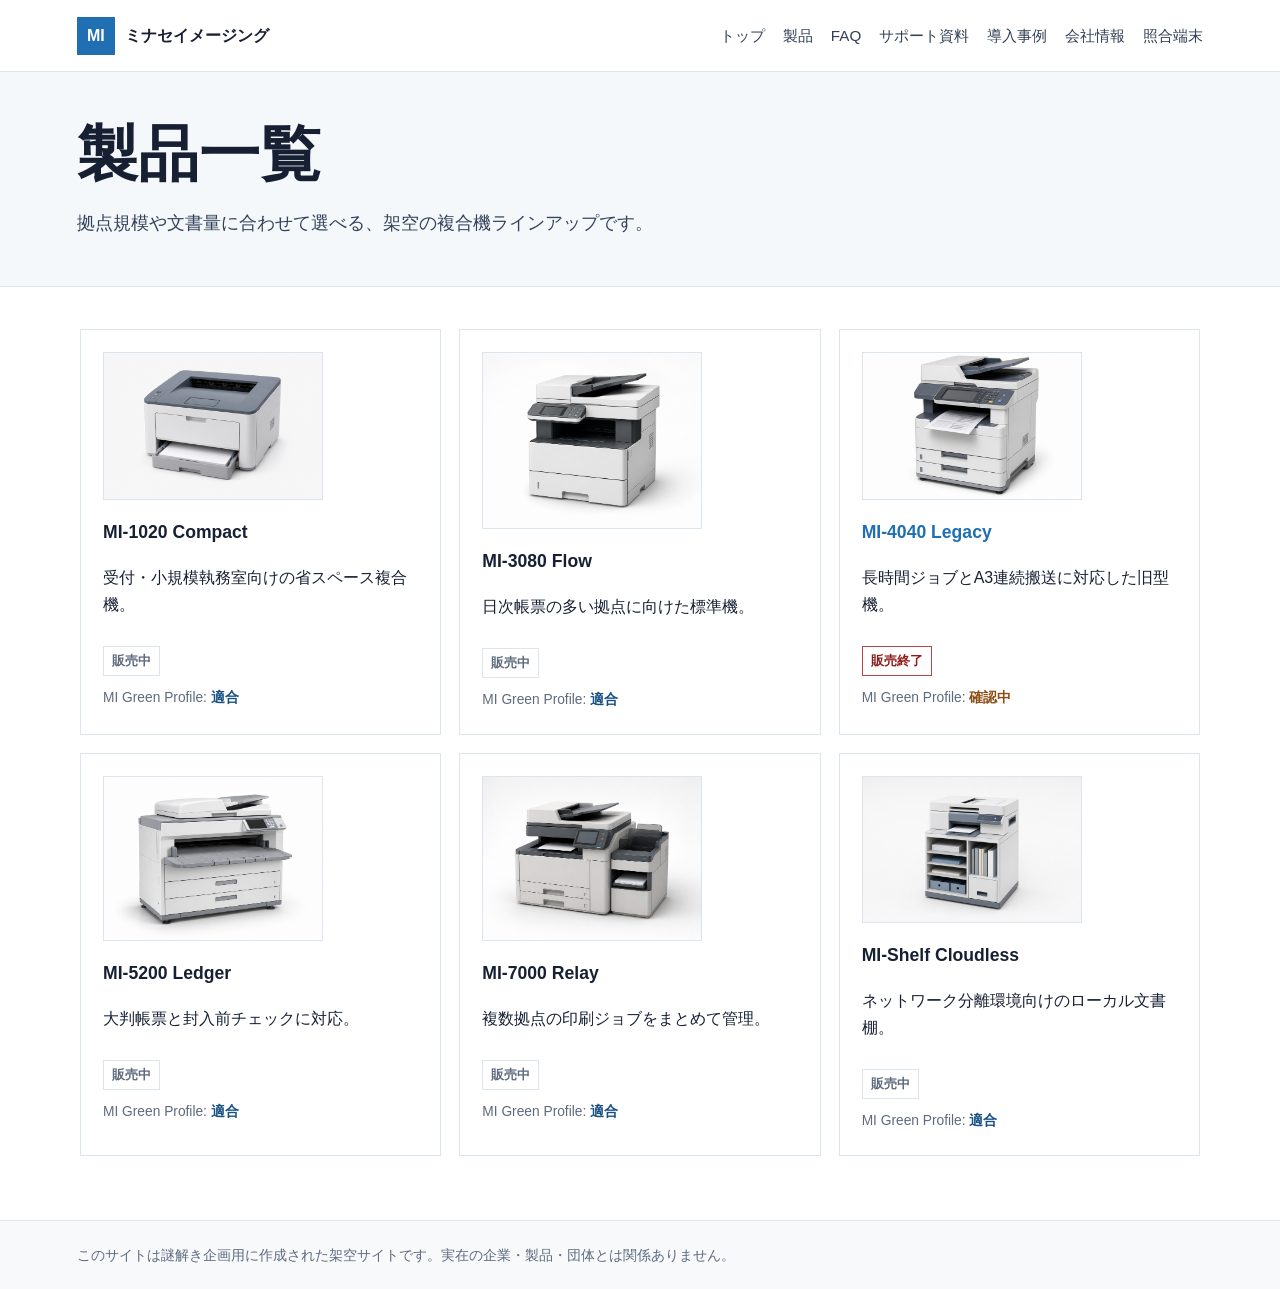
<file: site/products.html>
﻿<!doctype html>
<html lang="ja">
<head>
  <meta charset="utf-8">
  <meta name="viewport" content="width=device-width, initial-scale=1">
  <meta name="robots" content="noindex, nofollow">
  <meta name="description" content="ミナセイメージングの架空製品一覧です。">
  <title>製品一覧 | ミナセイメージング</title>
  <link rel="stylesheet" href="../style.css">
</head>
<body>
  <header class="site-header">
    <a class="brand" href="index.html"><span class="brand-mark">MI</span><span>ミナセイメージング</span></a>
    <nav class="global-nav" aria-label="共通ナビゲーション">
      <a href="index.html">トップ</a>
      <a href="products.html">製品</a>
      <a href="support.html">FAQ</a>
      <a href="downloads.html">サポート資料</a>
      <a href="cases.html">導入事例</a>
      <a href="company.html">会社情報</a>
      <a href="../terminal/index.html">照合端末</a>
    </nav>
  </header>
  <main>
    <section class="page-title">
      <h1>製品一覧</h1>
      <p class="lead">拠点規模や文書量に合わせて選べる、架空の複合機ラインアップです。</p>
    </section>
    <div class="content">
      <section class="grid">
        <article class="card">
          <img src="../assets/printer-compact.png" alt="小型オフィスプリンターの製品イメージ" class="device-card-visual">
          <h3>MI-1020 Compact</h3>
          <p>受付・小規模執務室向けの省スペース複合機。</p>
          <span class="tag">販売中</span>
          <span class="green-profile">MI Green Profile: <strong>適合</strong></span>
        </article>
        <article class="card">
          <img src="../assets/printer-flow.png" alt="中型オフィス複合機の製品イメージ" class="device-card-visual">
          <h3>MI-3080 Flow</h3>
          <p>日次帳票の多い拠点に向けた標準機。</p>
          <span class="tag">販売中</span>
          <span class="green-profile">MI Green Profile: <strong>適合</strong></span>
        </article>
        <article class="card">
          <img src="../assets/printer-mi4040.png" alt="MI-4040の製品イメージ" class="device-card-visual">
          <h3><a href="mi-4040.html">MI-4040 Legacy</a></h3>
          <p>長時間ジョブとA3連続搬送に対応した旧型機。</p>
          <span class="tag end">販売終了</span>
          <span class="green-profile hold">MI Green Profile: <strong>確認中</strong></span>
        </article>
        <article class="card">
          <img src="../assets/printer-ledger.png" alt="大判帳票向け複合機の製品イメージ" class="device-card-visual">
          <h3>MI-5200 Ledger</h3>
          <p>大判帳票と封入前チェックに対応。</p>
          <span class="tag">販売中</span>
          <span class="green-profile">MI Green Profile: <strong>適合</strong></span>
        </article>
        <article class="card">
          <img src="../assets/printer-relay.png" alt="拠点連携向け複合機の製品イメージ" class="device-card-visual">
          <h3>MI-7000 Relay</h3>
          <p>複数拠点の印刷ジョブをまとめて管理。</p>
          <span class="tag">販売中</span>
          <span class="green-profile">MI Green Profile: <strong>適合</strong></span>
        </article>
        <article class="card">
          <img src="../assets/printer-shelf.png" alt="ローカル文書棚機器の製品イメージ" class="device-card-visual">
          <h3>MI-Shelf Cloudless</h3>
          <p>ネットワーク分離環境向けのローカル文書棚。</p>
          <span class="tag">販売中</span>
          <span class="green-profile">MI Green Profile: <strong>適合</strong></span>
        </article>
      </section>
    </div>
  </main>
  <footer class="site-footer">
    <p>このサイトは謎解き企画用に作成された架空サイトです。実在の企業・製品・団体とは関係ありません。</p>
  </footer>
  <script src="../script.js"></script>
</body>
</html>
</file>
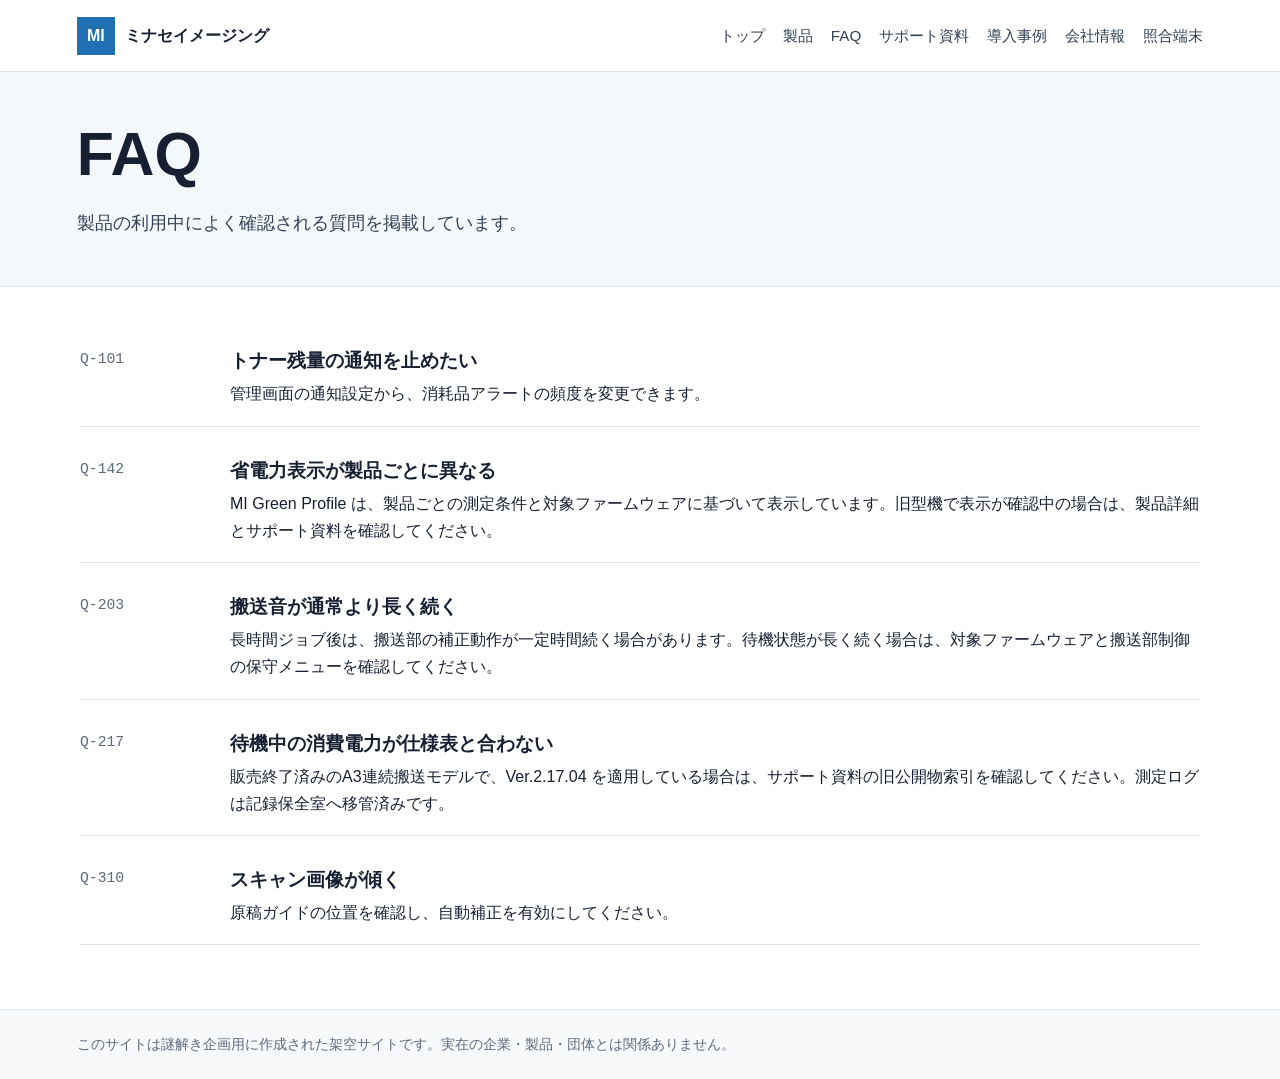
<file: site/support.html>
﻿<!doctype html>
<html lang="ja">
<head>
  <meta charset="utf-8">
  <meta name="viewport" content="width=device-width, initial-scale=1">
  <meta name="robots" content="noindex, nofollow">
  <meta name="description" content="架空製品に関するFAQです。">
  <title>FAQ | ミナセイメージング</title>
  <link rel="stylesheet" href="../style.css">
</head>
<body>
  <header class="site-header">
    <a class="brand" href="index.html"><span class="brand-mark">MI</span><span>ミナセイメージング</span></a>
    <nav class="global-nav" aria-label="共通ナビゲーション">
      <a href="index.html">トップ</a>
      <a href="products.html">製品</a>
      <a href="support.html">FAQ</a>
      <a href="downloads.html">サポート資料</a>
      <a href="cases.html">導入事例</a>
      <a href="company.html">会社情報</a>
      <a href="../terminal/index.html">照合端末</a>
    </nav>
  </header>
  <main>
    <section class="page-title">
      <h1>FAQ</h1>
      <p class="lead">製品の利用中によく確認される質問を掲載しています。</p>
    </section>
    <div class="content">
      <section class="faq-list">
        <article class="faq-item">
          <span class="code">Q-101</span>
          <div><h3>トナー残量の通知を止めたい</h3><p>管理画面の通知設定から、消耗品アラートの頻度を変更できます。</p></div>
        </article>
        <article class="faq-item">
          <span class="code">Q-142</span>
          <div><h3>省電力表示が製品ごとに異なる</h3><p>MI Green Profile は、製品ごとの測定条件と対象ファームウェアに基づいて表示しています。旧型機で表示が確認中の場合は、製品詳細とサポート資料を確認してください。</p></div>
        </article>
        <article class="faq-item">
          <span class="code">Q-203</span>
          <div><h3>搬送音が通常より長く続く</h3><p>長時間ジョブ後は、搬送部の補正動作が一定時間続く場合があります。待機状態が長く続く場合は、対象ファームウェアと搬送部制御の保守メニューを確認してください。</p></div>
        </article>
        <article class="faq-item">
          <span class="code">Q-217</span>
          <div><h3>待機中の消費電力が仕様表と合わない</h3><p>販売終了済みのA3連続搬送モデルで、Ver.2.17.04 を適用している場合は、サポート資料の旧公開物索引を確認してください。測定ログは記録保全室へ移管済みです。</p></div>
        </article>
        <article class="faq-item">
          <span class="code">Q-310</span>
          <div><h3>スキャン画像が傾く</h3><p>原稿ガイドの位置を確認し、自動補正を有効にしてください。</p></div>
        </article>
      </section>
    </div>
  </main>
  <footer class="site-footer">
    <p>このサイトは謎解き企画用に作成された架空サイトです。実在の企業・製品・団体とは関係ありません。</p>
  </footer>
  <script src="../script.js"></script>
</body>
</html>
</file>
<file: style.css>
:root {
  --bg: #ffffff;
  --ink: #172033;
  --muted: #5e6a7d;
  --line: #dce4ee;
  --soft: #f5f8fb;
  --accent: #1f6fb2;
  --accent-dark: #164f82;
  --warn: #8a4d13;
  --danger: #8f1d1d;
  --mono: "Consolas", "Courier New", monospace;
  font-family: "Segoe UI", "Helvetica Neue", Arial, sans-serif;
}

* {
  box-sizing: border-box;
}

body {
  margin: 0;
  background: var(--bg);
  color: var(--ink);
  line-height: 1.7;
}

a {
  color: var(--accent);
  text-decoration: none;
}

a:hover,
a:focus {
  text-decoration: underline;
}

.site-header {
  display: flex;
  align-items: center;
  justify-content: space-between;
  gap: 24px;
  min-height: 72px;
  padding: 0 6vw;
  border-bottom: 1px solid var(--line);
  background: #fff;
}

.brand {
  display: inline-flex;
  align-items: center;
  gap: 10px;
  color: var(--ink);
  font-weight: 700;
  white-space: nowrap;
}

.brand-mark {
  display: grid;
  place-items: center;
  width: 38px;
  height: 38px;
  background: var(--accent);
  color: #fff;
  font-weight: 800;
  letter-spacing: 0;
}

.global-nav {
  display: flex;
  flex-wrap: wrap;
  justify-content: flex-end;
  gap: 8px 18px;
  font-size: 0.95rem;
}

.global-nav a {
  color: #314156;
}

main {
  min-height: calc(100vh - 150px);
}

.hero {
  display: grid;
  grid-template-columns: minmax(0, 1.4fr) minmax(280px, 0.8fr);
  gap: 40px;
  align-items: center;
  padding: 64px 6vw;
  background: linear-gradient(180deg, #f7fafd 0%, #fff 100%);
}

.intro-hero {
  min-height: calc(100vh - 150px);
}

.hero-visual {
  display: flex;
  align-items: center;
  justify-content: center;
}

.hero-visual img,
.product-illustration,
.device-card-visual {
  display: block;
  width: 100%;
  height: auto;
}

.hero-visual img {
  max-width: 460px;
  border: 1px solid var(--line);
  background: #f7fafd;
}

.page-title-with-visual {
  display: grid;
  grid-template-columns: minmax(0, 1fr) minmax(280px, 430px);
  gap: 36px;
  align-items: center;
}

.product-illustration {
  max-width: 430px;
  border: 1px solid var(--line);
  background: #f7fafd;
}

.device-card-visual {
  max-width: 220px;
  margin: 0 0 18px;
  border: 1px solid var(--line);
  background: #f7fafd;
}

.product-visual-block {
  display: grid;
  grid-template-columns: minmax(0, 430px) minmax(0, 1fr);
  gap: 28px;
  align-items: center;
  margin-bottom: 42px;
}

.image-caption {
  margin: 10px 0 0;
  color: var(--muted);
  font-size: 0.88rem;
}

.hero-copy h1,
.page-title h1 {
  margin: 0 0 18px;
  font-size: clamp(2rem, 5vw, 3.8rem);
  line-height: 1.15;
  letter-spacing: 0;
}

.eyebrow {
  margin: 0 0 12px;
  color: var(--accent-dark);
  font-size: 0.82rem;
  font-weight: 700;
  letter-spacing: 0.08em;
  text-transform: uppercase;
}

.lead {
  max-width: 720px;
  color: #334259;
  font-size: 1.12rem;
}

.button {
  display: inline-flex;
  align-items: center;
  justify-content: center;
  min-height: 44px;
  padding: 10px 18px;
  border: 1px solid var(--accent);
  font-weight: 700;
}

.button.primary {
  background: var(--accent);
  color: #fff;
}

.button.secondary {
  background: #fff;
}

.brief-panel,
.info-panel,
.terminal-box,
.archive-document {
  border: 1px solid var(--line);
  background: #fff;
  padding: 28px;
}

.brief-panel h2,
.info-panel h2,
.section h2 {
  margin-top: 0;
  font-size: 1.35rem;
}

.compact-list {
  margin: 22px 0 0;
  border-top: 1px solid var(--line);
}

.compact-list div {
  display: grid;
  grid-template-columns: 110px minmax(0, 1fr);
  gap: 12px;
  padding: 12px 0;
  border-bottom: 1px solid var(--line);
}

dt {
  color: var(--muted);
  font-weight: 700;
}

dd {
  margin: 0;
}

.page-title {
  padding: 48px 6vw 30px;
  background: var(--soft);
  border-bottom: 1px solid var(--line);
}

.content {
  width: min(1120px, 88vw);
  margin: 0 auto;
  padding: 42px 0 64px;
}

.section {
  margin-bottom: 44px;
}

.grid {
  display: grid;
  grid-template-columns: repeat(3, minmax(0, 1fr));
  gap: 18px;
}

.card {
  border: 1px solid var(--line);
  background: #fff;
  padding: 22px;
}

.card h3 {
  margin: 0 0 8px;
  font-size: 1.1rem;
}

.tag {
  display: inline-block;
  margin-top: 12px;
  padding: 3px 8px;
  border: 1px solid var(--line);
  color: var(--muted);
  font-size: 0.82rem;
  font-weight: 700;
}

.tag.end {
  border-color: #b94747;
  color: #8f1d1d;
}

.green-profile {
  display: block;
  margin-top: 10px;
  color: var(--muted);
  font-size: 0.86rem;
}

.green-profile strong {
  color: var(--accent-dark);
}

.green-profile.hold strong {
  color: var(--warn);
}

.support-doc-grid {
  display: grid;
  grid-template-columns: repeat(2, minmax(0, 1fr));
  gap: 18px;
}

.support-doc {
  border: 1px solid var(--line);
  background: #fff;
  padding: 20px;
}

.support-doc h3 {
  margin: 0 0 8px;
}

.legacy-index {
  margin-top: 36px;
  padding: 22px;
  border: 1px dashed #aab8c8;
  background: #fbfcfe;
}

.legacy-index-note {
  margin: 0 0 18px;
  color: var(--muted);
  font-size: 0.9rem;
}

.reference-link {
  color: #536174;
  font-family: var(--mono);
  font-size: 0.88rem;
  text-decoration: underline;
  text-decoration-style: dotted;
}

.document-meta {
  display: grid;
  grid-template-columns: 160px minmax(0, 1fr);
  gap: 10px 18px;
  margin: 0 0 28px;
  padding: 16px;
  border: 1px solid var(--line);
  background: #f8fafc;
}

.document-table {
  width: 100%;
  border-collapse: collapse;
  margin: 18px 0 26px;
}

.document-table th,
.document-table td {
  padding: 12px;
  border: 1px solid var(--line);
  text-align: left;
  vertical-align: top;
}

.document-table th {
  background: #f8fafc;
  color: var(--muted);
}

.redacted {
  display: inline-block;
  min-width: 88px;
  height: 1em;
  background: #c8d1dc;
  vertical-align: -0.12em;
}

.news-list,
.history-list,
.faq-list,
.timeline,
.case-list {
  display: grid;
  gap: 12px;
}

.news-item,
.history-item,
.faq-item,
.timeline-item {
  display: grid;
  grid-template-columns: 132px minmax(0, 1fr);
  gap: 18px;
  align-items: start;
  padding: 18px 0;
  border-bottom: 1px solid var(--line);
}

.case-item {
  display: grid;
  grid-template-columns: 180px 64px minmax(0, 1fr);
  gap: 18px;
  align-items: center;
  padding: 18px 0;
  border-bottom: 1px solid var(--line);
}

.news-item h3,
.history-item h3,
.faq-item h3,
.timeline-item h3,
.case-item h3 {
  margin: 0 0 6px;
  line-height: 1.45;
  word-break: normal;
  overflow-wrap: normal;
}

.news-item p,
.history-item p,
.faq-item p,
.case-item p {
  margin: 0;
}

.case-visual {
  display: block;
  width: 100%;
  max-width: 180px;
  aspect-ratio: 16 / 10;
  object-fit: cover;
  border: 1px solid var(--line);
  background: #f7fafd;
}

.date,
.code {
  color: var(--muted);
  font-family: var(--mono);
  font-size: 0.92rem;
}

.subtle-alert {
  border-left: 4px solid var(--warn);
  background: #fffaf3;
  padding: 16px 18px;
}

.notice-alert {
  border-left: 4px solid var(--danger);
  background: #fff7f7;
  padding: 16px 18px;
}

.spec-table {
  width: 100%;
  border-collapse: collapse;
}

.spec-table th,
.spec-table td {
  padding: 14px 12px;
  border-bottom: 1px solid var(--line);
  text-align: left;
  vertical-align: top;
}

.spec-table th {
  width: 220px;
  color: var(--muted);
  background: #f8fafc;
}

.terminal-page {
  background: #f2f5f8;
}

.terminal-box {
  max-width: 760px;
  margin: 0 auto;
}

.terminal-form {
  display: grid;
  grid-template-columns: minmax(0, 1fr) auto;
  gap: 12px;
  margin-top: 22px;
}

.terminal-form input {
  min-height: 46px;
  padding: 10px 12px;
  border: 1px solid #aab7c6;
  font-family: var(--mono);
  font-size: 1rem;
}

.terminal-message {
  min-height: 28px;
  margin-top: 14px;
  color: var(--danger);
  font-weight: 700;
}

.visually-hidden {
  position: absolute;
  width: 1px;
  height: 1px;
  padding: 0;
  margin: -1px;
  overflow: hidden;
  clip: rect(0, 0, 0, 0);
  white-space: nowrap;
  border: 0;
}

.archive-page {
  background: #f9fafb;
}

.archive-document {
  max-width: 860px;
  margin: 0 auto;
  border-color: #c6d1dd;
}

.archive-document h2 {
  margin-top: 0;
  font-family: var(--mono);
  font-size: 1.2rem;
}

.archive-document .final-lines {
  margin-top: 32px;
  padding-top: 24px;
  border-top: 1px solid var(--line);
  font-family: var(--mono);
  color: #202734;
}

.archive-document .final-lines p {
  margin: 0 0 8px;
}

.site-footer {
  padding: 22px 6vw;
  border-top: 1px solid var(--line);
  background: #f7f9fb;
  color: var(--muted);
  font-size: 0.9rem;
}

.site-footer p {
  margin: 0;
}

@media (max-width: 820px) {
  .site-header {
    align-items: flex-start;
    flex-direction: column;
    padding: 18px 5vw;
  }

  .global-nav {
    justify-content: flex-start;
  }

  .hero {
    grid-template-columns: 1fr;
    padding: 42px 5vw;
  }

  .hero-visual img,
  .product-illustration,
  .device-card-visual,
  .case-visual {
    max-width: 360px;
  }

  .page-title-with-visual,
  .product-visual-block {
    grid-template-columns: 1fr;
  }

  .content {
    width: min(100% - 32px, 1120px);
  }

  .grid {
    grid-template-columns: 1fr;
  }

  .support-doc-grid,
  .document-meta {
    grid-template-columns: 1fr;
  }

  .news-item,
  .history-item,
  .faq-item,
  .timeline-item,
  .case-item,
  .compact-list div {
    grid-template-columns: 1fr;
    gap: 6px;
  }

  .terminal-form {
    grid-template-columns: 1fr;
  }

  .spec-table th,
  .spec-table td {
    display: block;
    width: 100%;
  }
}
</file>
